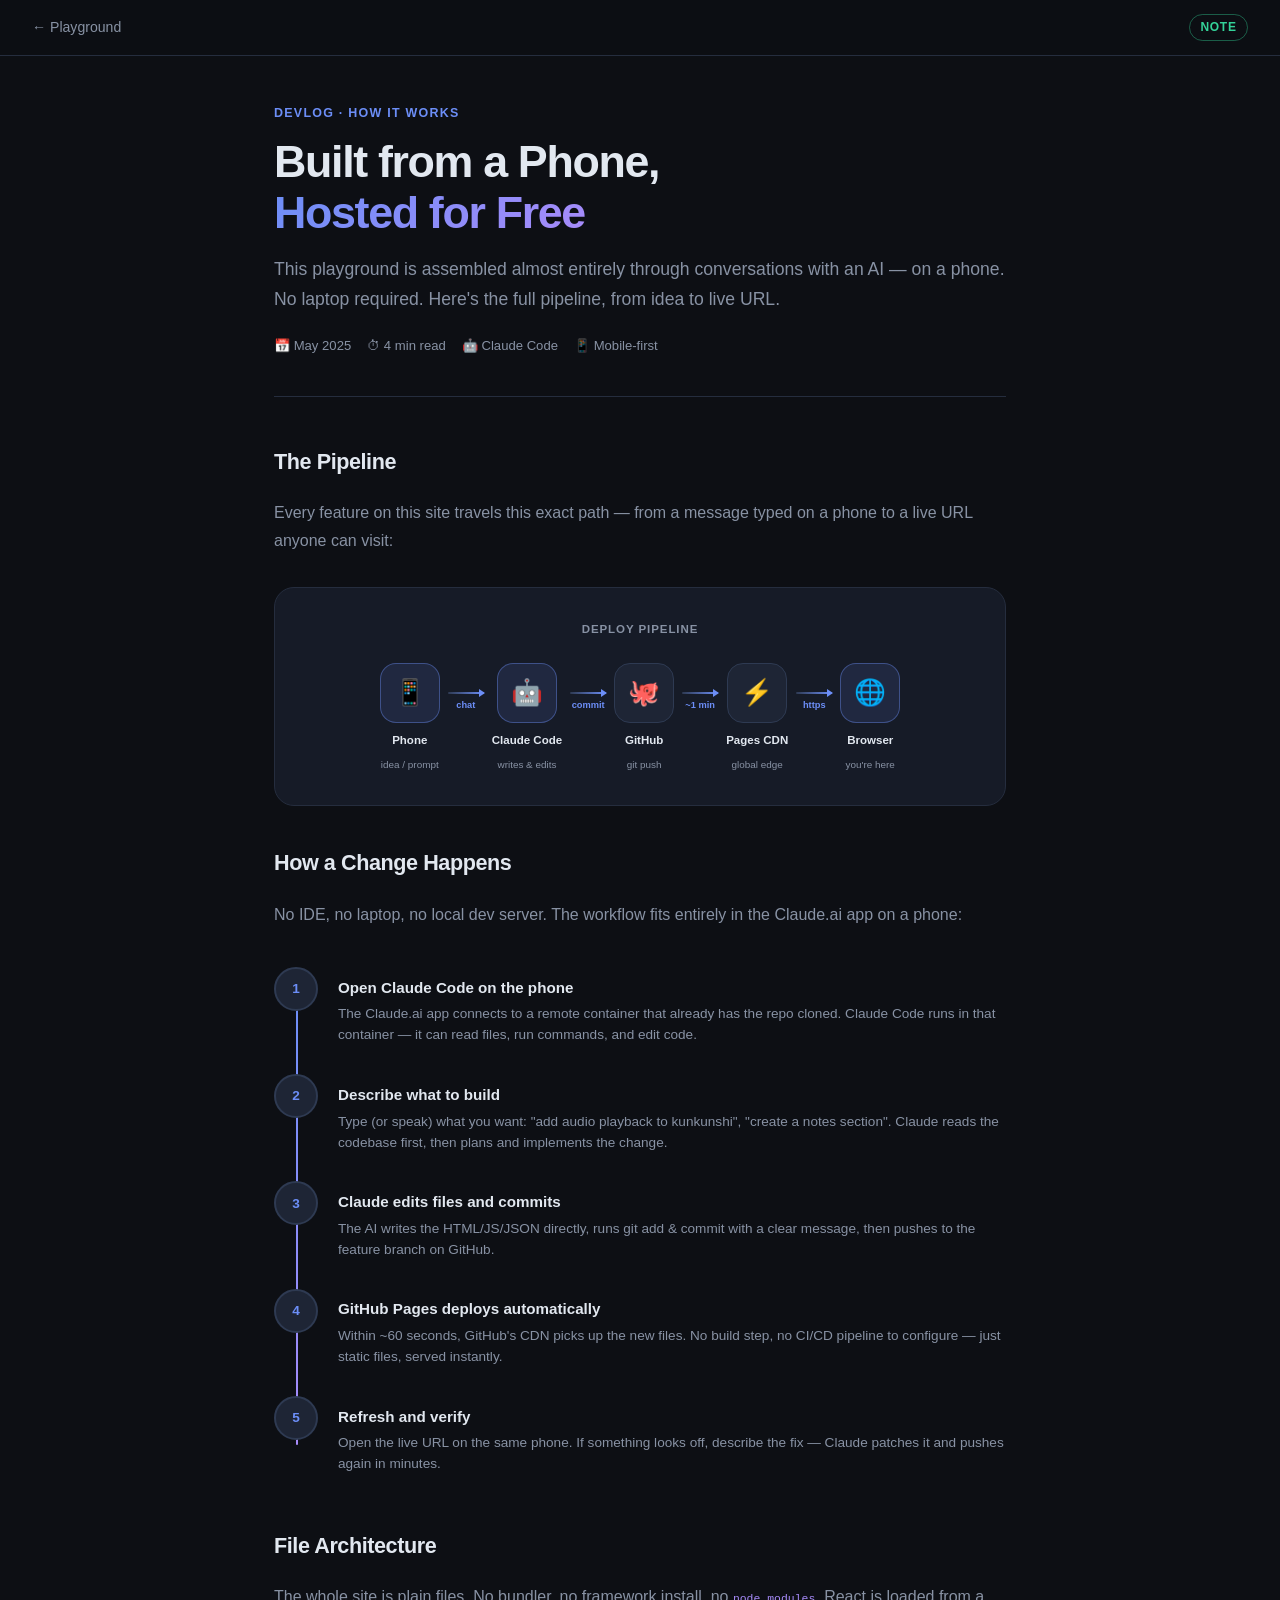
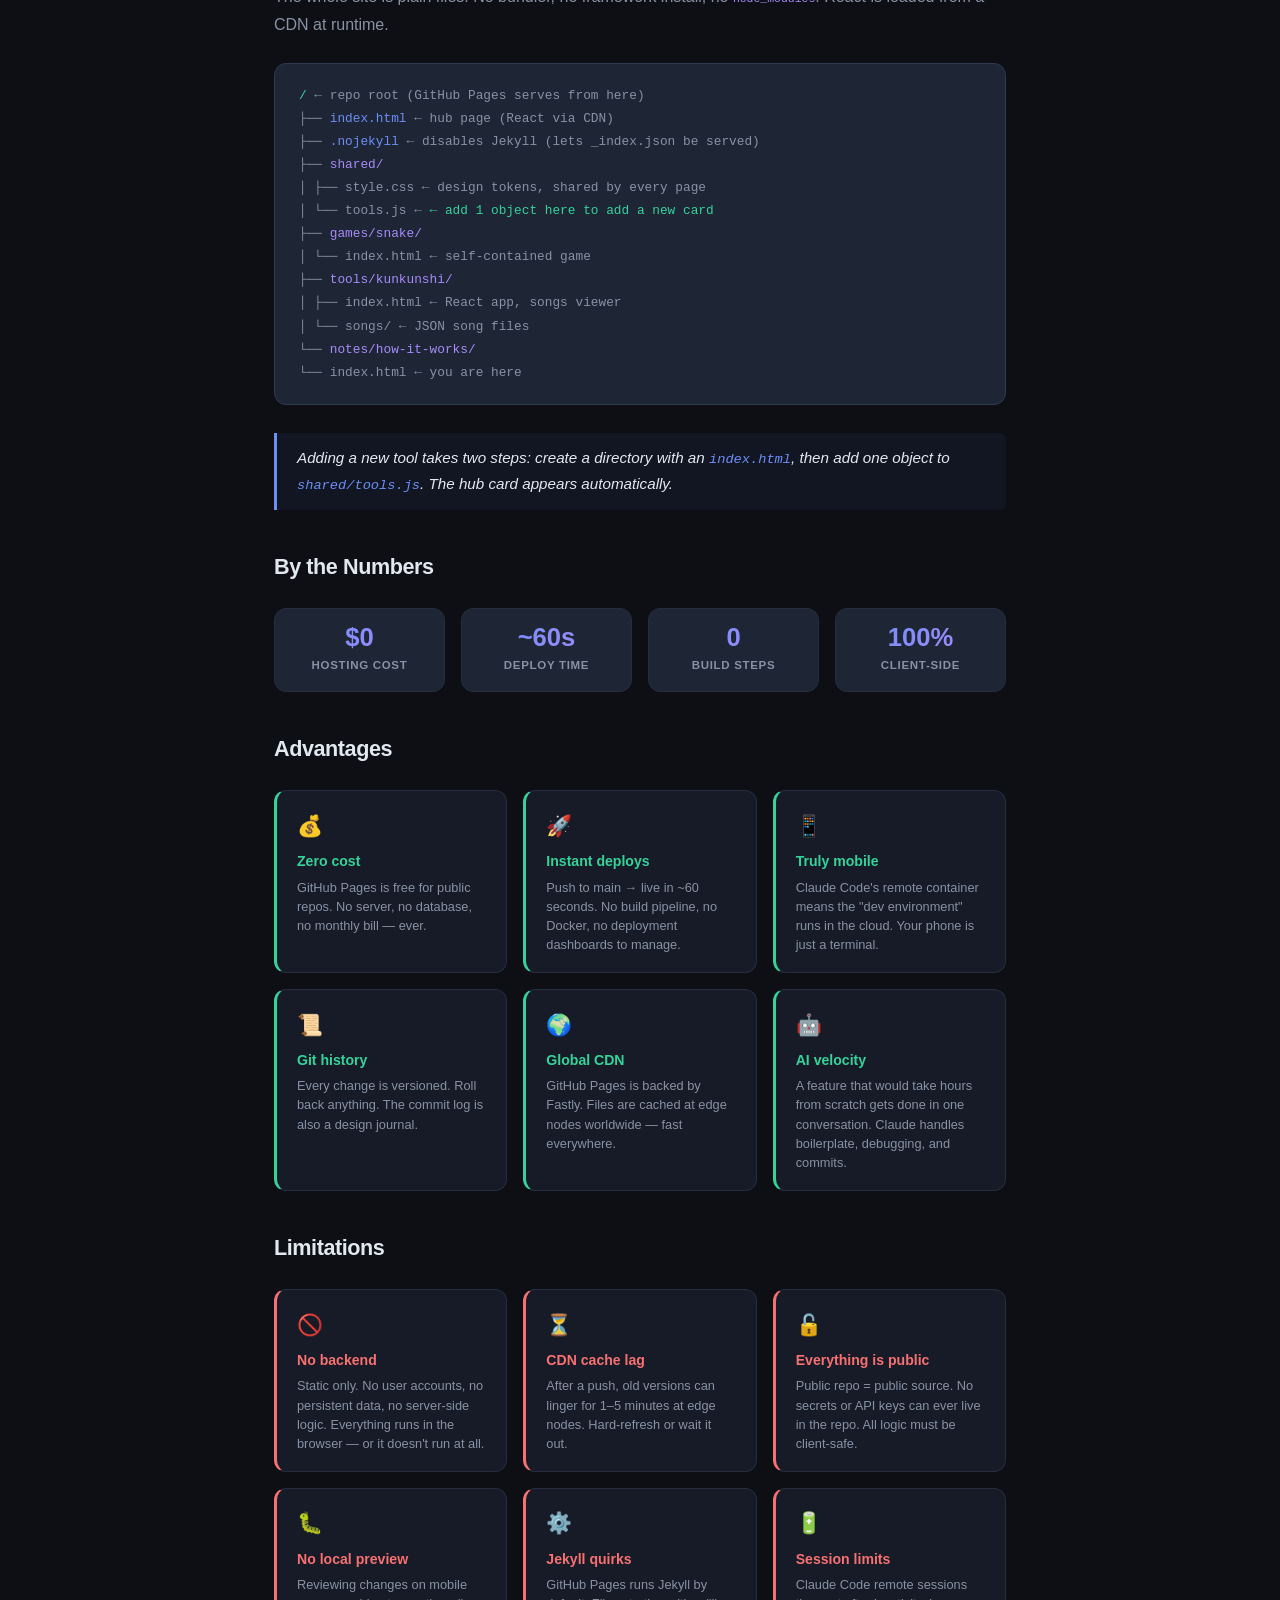
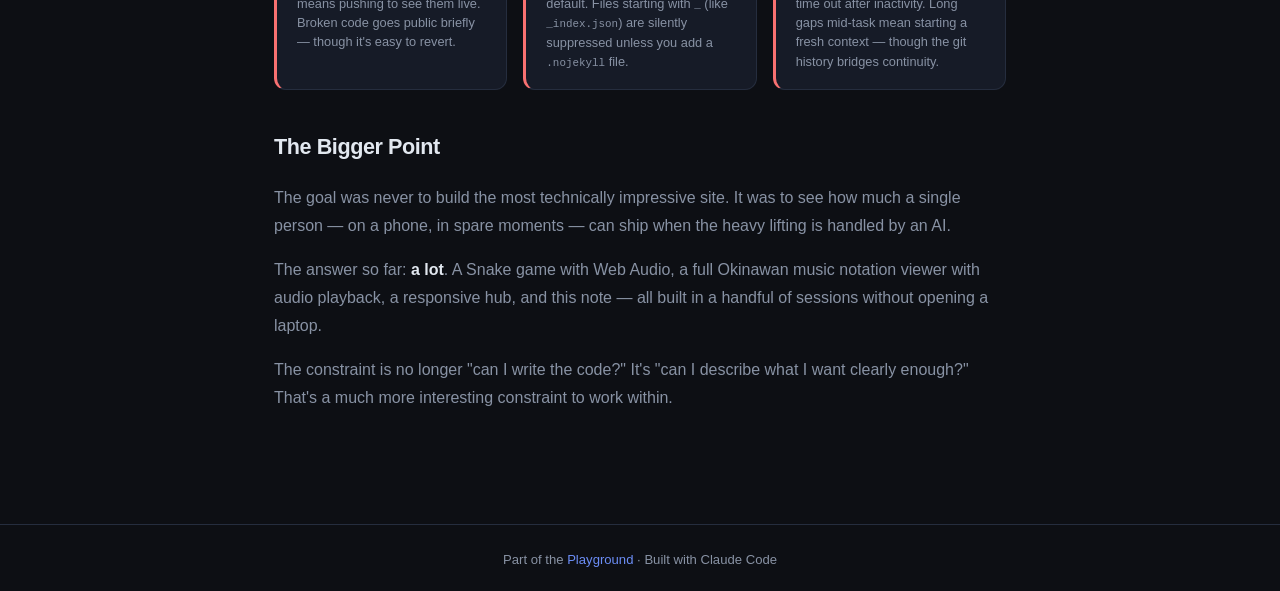
<file: notes/how-it-works/index.html>
<!DOCTYPE html>
<html lang="en">
<head>
  <meta charset="UTF-8" />
  <meta name="viewport" content="width=device-width, initial-scale=1.0" />
  <meta name="description" content="How this playground is built — Claude Code on a phone, git push, and GitHub Pages hosting." />
  <title>How It Works · Playground</title>
  <link rel="stylesheet" href="../../shared/style.css" />
  <style>
    .note-body {
      max-width: 780px;
      margin: 0 auto;
      padding: calc(56px + 3rem) 1.5rem 6rem;
    }

    /* ── Hero ── */
    .note-hero {
      margin-bottom: 3rem;
      padding-bottom: 2.5rem;
      border-bottom: 1px solid var(--border);
    }
    .note-eyebrow {
      font-size: 0.78rem;
      font-weight: 700;
      text-transform: uppercase;
      letter-spacing: 0.1em;
      color: var(--accent);
      margin-bottom: 0.75rem;
    }
    .note-title {
      font-size: clamp(1.9rem, 5vw, 2.8rem);
      font-weight: 800;
      letter-spacing: -0.03em;
      line-height: 1.15;
      margin-bottom: 1rem;
    }
    .note-lead {
      font-size: 1.1rem;
      color: var(--muted);
      line-height: 1.7;
    }
    .note-meta {
      margin-top: 1.25rem;
      display: flex;
      gap: 1rem;
      font-size: 0.82rem;
      color: var(--muted);
      flex-wrap: wrap;
    }
    .note-meta span { display: flex; align-items: center; gap: 0.3rem; }

    /* ── Section headings ── */
    .note-h2 {
      font-size: 1.35rem;
      font-weight: 700;
      letter-spacing: -0.02em;
      margin: 2.5rem 0 1.25rem;
    }
    .note-p {
      color: var(--muted);
      line-height: 1.75;
      margin-bottom: 1rem;
    }
    .note-p strong { color: var(--text); }

    /* ── Pipeline diagram ── */
    .pipeline {
      background: var(--surface);
      border: 1px solid var(--border);
      border-radius: var(--radius-lg);
      padding: 2rem 1.5rem;
      margin: 2rem 0;
      overflow-x: auto;
    }
    .pipeline-label {
      font-size: 0.72rem;
      font-weight: 700;
      text-transform: uppercase;
      letter-spacing: 0.08em;
      color: var(--muted);
      margin-bottom: 1.5rem;
      text-align: center;
    }
    .pipeline-row {
      display: flex;
      align-items: center;
      justify-content: center;
      gap: 0;
      flex-wrap: nowrap;
      min-width: 600px;
    }
    .pipe-node {
      display: flex;
      flex-direction: column;
      align-items: center;
      gap: 0.5rem;
      flex: 0 0 auto;
    }
    .pipe-icon {
      width: 60px; height: 60px;
      border-radius: 16px;
      display: flex; align-items: center; justify-content: center;
      font-size: 1.6rem;
      border: 1px solid var(--border2);
      background: var(--surface2);
      position: relative;
    }
    .pipe-icon.highlight {
      background: rgba(108, 142, 247, 0.12);
      border-color: rgba(108, 142, 247, 0.4);
    }
    .pipe-icon-label {
      font-size: 0.72rem;
      font-weight: 600;
      color: var(--text);
      white-space: nowrap;
    }
    .pipe-sublabel {
      font-size: 0.62rem;
      color: var(--muted);
      white-space: nowrap;
      text-align: center;
    }
    .pipe-arrow {
      display: flex;
      flex-direction: column;
      align-items: center;
      gap: 0.25rem;
      padding: 0 0.5rem;
      flex: 0 0 auto;
      margin-bottom: 2rem;
    }
    .pipe-arrow-line {
      width: 36px;
      height: 2px;
      background: linear-gradient(90deg, var(--border2), var(--accent));
      border-radius: 1px;
      position: relative;
    }
    .pipe-arrow-line::after {
      content: '';
      position: absolute;
      right: -1px; top: -3px;
      border-left: 6px solid var(--accent);
      border-top: 4px solid transparent;
      border-bottom: 4px solid transparent;
    }
    .pipe-arrow-tag {
      font-size: 0.58rem;
      color: var(--accent);
      white-space: nowrap;
      font-weight: 600;
    }

    /* ── Step-by-step flow ── */
    .steps {
      display: flex;
      flex-direction: column;
      gap: 0;
      margin: 1.5rem 0;
      position: relative;
    }
    .steps::before {
      content: '';
      position: absolute;
      left: 22px; top: 44px; bottom: 44px;
      width: 2px;
      background: linear-gradient(to bottom, var(--accent), var(--accent2));
      border-radius: 1px;
    }
    .step {
      display: flex;
      gap: 1.25rem;
      padding: 0.9rem 0;
      position: relative;
    }
    .step-num {
      flex: 0 0 44px;
      width: 44px; height: 44px;
      border-radius: 50%;
      background: var(--surface2);
      border: 2px solid var(--border2);
      display: flex; align-items: center; justify-content: center;
      font-size: 0.85rem; font-weight: 800;
      color: var(--accent);
      z-index: 1;
    }
    .step-content { padding-top: 0.55rem; }
    .step-title { font-weight: 700; font-size: 0.95rem; margin-bottom: 0.2rem; }
    .step-desc { font-size: 0.85rem; color: var(--muted); line-height: 1.55; }

    /* ── Advantage / Limitation cards ── */
    .card-grid {
      display: grid;
      grid-template-columns: repeat(auto-fill, minmax(220px, 1fr));
      gap: 1rem;
      margin: 1.5rem 0;
    }
    .info-card {
      background: var(--surface);
      border: 1px solid var(--border);
      border-radius: var(--radius);
      padding: 1.1rem 1.25rem;
    }
    .info-card.pro { border-left: 3px solid #34d399; }
    .info-card.con { border-left: 3px solid #f87171; }
    .info-card.neutral { border-left: 3px solid var(--accent); }
    .info-card-icon { font-size: 1.3rem; margin-bottom: 0.5rem; }
    .info-card-title {
      font-size: 0.88rem; font-weight: 700;
      margin-bottom: 0.3rem;
    }
    .info-card.pro .info-card-title { color: #34d399; }
    .info-card.con .info-card-title { color: #f87171; }
    .info-card.neutral .info-card-title { color: var(--accent); }
    .info-card-desc { font-size: 0.8rem; color: var(--muted); line-height: 1.5; }

    /* ── Stats bar ── */
    .stats-row {
      display: grid;
      grid-template-columns: repeat(auto-fill, minmax(140px, 1fr));
      gap: 1rem;
      margin: 1.5rem 0;
    }
    .stat-box {
      background: var(--surface2);
      border: 1px solid var(--border);
      border-radius: var(--radius);
      padding: 1rem;
      text-align: center;
    }
    .stat-val {
      font-size: 1.6rem;
      font-weight: 800;
      background: var(--grad);
      -webkit-background-clip: text; -webkit-text-fill-color: transparent;
      background-clip: text;
      line-height: 1;
      margin-bottom: 0.35rem;
    }
    .stat-label { font-size: 0.72rem; color: var(--muted); font-weight: 600; text-transform: uppercase; letter-spacing: 0.06em; }

    /* ── Architecture block ── */
    .arch-block {
      background: var(--surface2);
      border: 1px solid var(--border2);
      border-radius: var(--radius);
      padding: 1.25rem 1.5rem;
      font-family: "SF Mono", "Fira Code", monospace;
      font-size: 0.8rem;
      color: var(--muted);
      line-height: 1.8;
      margin: 1.5rem 0;
      overflow-x: auto;
    }
    .arch-block .hl { color: var(--accent); }
    .arch-block .hl2 { color: var(--accent2); }
    .arch-block .ok { color: #34d399; }

    /* ── Quote ── */
    .pull-quote {
      border-left: 3px solid var(--accent);
      padding: 0.75rem 1.25rem;
      margin: 1.75rem 0;
      background: rgba(108,142,247,0.06);
      border-radius: 0 var(--radius-sm) var(--radius-sm) 0;
    }
    .pull-quote p {
      font-size: 0.95rem;
      color: var(--text);
      line-height: 1.65;
      font-style: italic;
    }

    @media (max-width: 640px) {
      .card-grid { grid-template-columns: 1fr; }
      .stats-row { grid-template-columns: repeat(2, 1fr); }
    }
  </style>
</head>
<body>

  <nav class="pg-nav">
    <a href="../../index.html" class="pg-nav-back">← Playground</a>
    <span class="badge badge-note" style="font-size:0.75rem">Note</span>
  </nav>

  <article class="note-body">

    <!-- Hero -->
    <header class="note-hero">
      <p class="note-eyebrow">Devlog · How It Works</p>
      <h1 class="note-title">Built from a Phone,<br><span class="gradient-text">Hosted for Free</span></h1>
      <p class="note-lead">
        This playground is assembled almost entirely through conversations with an AI —
        on a phone. No laptop required. Here's the full pipeline, from idea to live URL.
      </p>
      <div class="note-meta">
        <span>📅 May 2025</span>
        <span>⏱ 4 min read</span>
        <span>🤖 Claude Code</span>
        <span>📱 Mobile-first</span>
      </div>
    </header>

    <!-- Pipeline diagram -->
    <h2 class="note-h2">The Pipeline</h2>
    <p class="note-p">Every feature on this site travels this exact path — from a message typed on a phone to a live URL anyone can visit:</p>

    <div class="pipeline">
      <p class="pipeline-label">Deploy pipeline</p>
      <div class="pipeline-row">

        <div class="pipe-node">
          <div class="pipe-icon highlight">📱</div>
          <span class="pipe-icon-label">Phone</span>
          <span class="pipe-sublabel">idea / prompt</span>
        </div>

        <div class="pipe-arrow">
          <div class="pipe-arrow-line"></div>
          <span class="pipe-arrow-tag">chat</span>
        </div>

        <div class="pipe-node">
          <div class="pipe-icon highlight">🤖</div>
          <span class="pipe-icon-label">Claude Code</span>
          <span class="pipe-sublabel">writes &amp; edits</span>
        </div>

        <div class="pipe-arrow">
          <div class="pipe-arrow-line"></div>
          <span class="pipe-arrow-tag">commit</span>
        </div>

        <div class="pipe-node">
          <div class="pipe-icon">🐙</div>
          <span class="pipe-icon-label">GitHub</span>
          <span class="pipe-sublabel">git push</span>
        </div>

        <div class="pipe-arrow">
          <div class="pipe-arrow-line"></div>
          <span class="pipe-arrow-tag">~1 min</span>
        </div>

        <div class="pipe-node">
          <div class="pipe-icon">⚡</div>
          <span class="pipe-icon-label">Pages CDN</span>
          <span class="pipe-sublabel">global edge</span>
        </div>

        <div class="pipe-arrow">
          <div class="pipe-arrow-line"></div>
          <span class="pipe-arrow-tag">https</span>
        </div>

        <div class="pipe-node">
          <div class="pipe-icon highlight">🌐</div>
          <span class="pipe-icon-label">Browser</span>
          <span class="pipe-sublabel">you're here</span>
        </div>

      </div>
    </div>

    <!-- How a change happens -->
    <h2 class="note-h2">How a Change Happens</h2>
    <p class="note-p">No IDE, no laptop, no local dev server. The workflow fits entirely in the Claude.ai app on a phone:</p>

    <div class="steps">
      <div class="step">
        <div class="step-num">1</div>
        <div class="step-content">
          <p class="step-title">Open Claude Code on the phone</p>
          <p class="step-desc">The Claude.ai app connects to a remote container that already has the repo cloned. Claude Code runs in that container — it can read files, run commands, and edit code.</p>
        </div>
      </div>
      <div class="step">
        <div class="step-num">2</div>
        <div class="step-content">
          <p class="step-title">Describe what to build</p>
          <p class="step-desc">Type (or speak) what you want: "add audio playback to kunkunshi", "create a notes section". Claude reads the codebase first, then plans and implements the change.</p>
        </div>
      </div>
      <div class="step">
        <div class="step-num">3</div>
        <div class="step-content">
          <p class="step-title">Claude edits files and commits</p>
          <p class="step-desc">The AI writes the HTML/JS/JSON directly, runs git add &amp; commit with a clear message, then pushes to the feature branch on GitHub.</p>
        </div>
      </div>
      <div class="step">
        <div class="step-num">4</div>
        <div class="step-content">
          <p class="step-title">GitHub Pages deploys automatically</p>
          <p class="step-desc">Within ~60 seconds, GitHub's CDN picks up the new files. No build step, no CI/CD pipeline to configure — just static files, served instantly.</p>
        </div>
      </div>
      <div class="step">
        <div class="step-num">5</div>
        <div class="step-content">
          <p class="step-title">Refresh and verify</p>
          <p class="step-desc">Open the live URL on the same phone. If something looks off, describe the fix — Claude patches it and pushes again in minutes.</p>
        </div>
      </div>
    </div>

    <!-- Architecture -->
    <h2 class="note-h2">File Architecture</h2>
    <p class="note-p">The whole site is plain files. No bundler, no framework install, no <code style="font-family:monospace;color:var(--accent2);font-size:0.88em">node_modules</code>. React is loaded from a CDN at runtime.</p>

    <div class="arch-block">
<span class="ok">/</span>  ← repo root (GitHub Pages serves from here)<br>
├── <span class="hl">index.html</span>          ← hub page (React via CDN)<br>
├── <span class="hl">.nojekyll</span>           ← disables Jekyll (lets _index.json be served)<br>
├── <span class="hl2">shared/</span><br>
│   ├── style.css           ← design tokens, shared by every page<br>
│   └── tools.js            ← <span class="ok">← add 1 object here to add a new card</span><br>
├── <span class="hl2">games/snake/</span><br>
│   └── index.html          ← self-contained game<br>
├── <span class="hl2">tools/kunkunshi/</span><br>
│   ├── index.html          ← React app, songs viewer<br>
│   └── songs/              ← JSON song files<br>
└── <span class="hl2">notes/how-it-works/</span><br>
    └── index.html          ← you are here
    </div>

    <div class="pull-quote">
      <p>Adding a new tool takes two steps: create a directory with an <code style="font-family:monospace;font-size:0.9em;color:var(--accent)">index.html</code>, then add one object to <code style="font-family:monospace;font-size:0.9em;color:var(--accent)">shared/tools.js</code>. The hub card appears automatically.</p>
    </div>

    <!-- Stats -->
    <h2 class="note-h2">By the Numbers</h2>
    <div class="stats-row">
      <div class="stat-box">
        <div class="stat-val">$0</div>
        <div class="stat-label">Hosting cost</div>
      </div>
      <div class="stat-box">
        <div class="stat-val">~60s</div>
        <div class="stat-label">Deploy time</div>
      </div>
      <div class="stat-box">
        <div class="stat-val">0</div>
        <div class="stat-label">Build steps</div>
      </div>
      <div class="stat-box">
        <div class="stat-val">100%</div>
        <div class="stat-label">Client-side</div>
      </div>
    </div>

    <!-- Advantages -->
    <h2 class="note-h2">Advantages</h2>

    <div class="card-grid">
      <div class="info-card pro">
        <div class="info-card-icon">💰</div>
        <div class="info-card-title">Zero cost</div>
        <div class="info-card-desc">GitHub Pages is free for public repos. No server, no database, no monthly bill — ever.</div>
      </div>
      <div class="info-card pro">
        <div class="info-card-icon">🚀</div>
        <div class="info-card-title">Instant deploys</div>
        <div class="info-card-desc">Push to main → live in ~60 seconds. No build pipeline, no Docker, no deployment dashboards to manage.</div>
      </div>
      <div class="info-card pro">
        <div class="info-card-icon">📱</div>
        <div class="info-card-title">Truly mobile</div>
        <div class="info-card-desc">Claude Code's remote container means the "dev environment" runs in the cloud. Your phone is just a terminal.</div>
      </div>
      <div class="info-card pro">
        <div class="info-card-icon">📜</div>
        <div class="info-card-title">Git history</div>
        <div class="info-card-desc">Every change is versioned. Roll back anything. The commit log is also a design journal.</div>
      </div>
      <div class="info-card pro">
        <div class="info-card-icon">🌍</div>
        <div class="info-card-title">Global CDN</div>
        <div class="info-card-desc">GitHub Pages is backed by Fastly. Files are cached at edge nodes worldwide — fast everywhere.</div>
      </div>
      <div class="info-card pro">
        <div class="info-card-icon">🤖</div>
        <div class="info-card-title">AI velocity</div>
        <div class="info-card-desc">A feature that would take hours from scratch gets done in one conversation. Claude handles boilerplate, debugging, and commits.</div>
      </div>
    </div>

    <!-- Limitations -->
    <h2 class="note-h2">Limitations</h2>

    <div class="card-grid">
      <div class="info-card con">
        <div class="info-card-icon">🚫</div>
        <div class="info-card-title">No backend</div>
        <div class="info-card-desc">Static only. No user accounts, no persistent data, no server-side logic. Everything runs in the browser — or it doesn't run at all.</div>
      </div>
      <div class="info-card con">
        <div class="info-card-icon">⏳</div>
        <div class="info-card-title">CDN cache lag</div>
        <div class="info-card-desc">After a push, old versions can linger for 1–5 minutes at edge nodes. Hard-refresh or wait it out.</div>
      </div>
      <div class="info-card con">
        <div class="info-card-icon">🔓</div>
        <div class="info-card-title">Everything is public</div>
        <div class="info-card-desc">Public repo = public source. No secrets or API keys can ever live in the repo. All logic must be client-safe.</div>
      </div>
      <div class="info-card con">
        <div class="info-card-icon">🐛</div>
        <div class="info-card-title">No local preview</div>
        <div class="info-card-desc">Reviewing changes on mobile means pushing to see them live. Broken code goes public briefly — though it's easy to revert.</div>
      </div>
      <div class="info-card con">
        <div class="info-card-icon">⚙️</div>
        <div class="info-card-title">Jekyll quirks</div>
        <div class="info-card-desc">GitHub Pages runs Jekyll by default. Files starting with <code style="font-family:monospace;font-size:0.85em">_</code> (like <code style="font-family:monospace;font-size:0.85em">_index.json</code>) are silently suppressed unless you add a <code style="font-family:monospace;font-size:0.85em">.nojekyll</code> file.</div>
      </div>
      <div class="info-card con">
        <div class="info-card-icon">🔋</div>
        <div class="info-card-title">Session limits</div>
        <div class="info-card-desc">Claude Code remote sessions time out after inactivity. Long gaps mid-task mean starting a fresh context — though the git history bridges continuity.</div>
      </div>
    </div>

    <!-- Closing -->
    <h2 class="note-h2">The Bigger Point</h2>
    <p class="note-p">
      The goal was never to build the most technically impressive site. It was to see how much a single person — on a phone, in spare moments — can ship when the heavy lifting is handled by an AI.
    </p>
    <p class="note-p">
      The answer so far: <strong>a lot</strong>. A Snake game with Web Audio, a full Okinawan music notation viewer with audio playback, a responsive hub, and this note — all built in a handful of sessions without opening a laptop.
    </p>
    <p class="note-p">
      The constraint is no longer "can I write the code?" It's "can I describe what I want clearly enough?" That's a much more interesting constraint to work within.
    </p>

  </article>

  <footer style="border-top:1px solid var(--border);text-align:center;padding:1.5rem;color:var(--muted);font-size:0.82rem">
    Part of the <a href="../../index.html">Playground</a> · Built with Claude Code
  </footer>

</body>
</html>
</file>
<file: shared/style.css>
:root {
  --bg:        #0d0f14;
  --surface:   #161b27;
  --surface2:  #1e2535;
  --border:    #252d3e;
  --border2:   #2e3a52;
  --accent:    #6c8ef7;
  --accent2:   #a78bfa;
  --text:      #e2e8f0;
  --muted:     #8892a4;
  --radius:    12px;
  --radius-sm: 6px;
  --radius-lg: 20px;
  --grad:      linear-gradient(135deg, #6c8ef7, #a78bfa);
  --trans:     0.2s ease;
}

*, *::before, *::after { box-sizing: border-box; margin: 0; padding: 0; }
html { scroll-behavior: smooth; color-scheme: dark; }
body {
  font-family: -apple-system, BlinkMacSystemFont, "Segoe UI", Roboto, sans-serif;
  background: var(--bg);
  color: var(--text);
  min-height: 100vh;
  line-height: 1.6;
  -webkit-font-smoothing: antialiased;
}
a { color: var(--accent); text-decoration: none; }
::selection { background: rgba(108, 142, 247, 0.3); }

/* ── Nav ── */
.pg-nav {
  position: fixed; top: 0; left: 0; right: 0; z-index: 100;
  display: flex; align-items: center; justify-content: space-between;
  padding: 0 2rem; height: 56px;
  background: rgba(13, 15, 20, 0.88);
  backdrop-filter: blur(12px);
  border-bottom: 1px solid var(--border);
  gap: 1rem;
}
.pg-nav-logo {
  font-size: 1.05rem; font-weight: 700; white-space: nowrap;
  background: var(--grad);
  -webkit-background-clip: text; -webkit-text-fill-color: transparent;
  background-clip: text;
}
.pg-nav-back {
  font-size: 0.88rem; color: var(--muted);
  display: flex; align-items: center; gap: 0.35rem;
  transition: color var(--trans); white-space: nowrap;
}
.pg-nav-back:hover { color: var(--text); }

/* ── Buttons ── */
.btn {
  display: inline-flex; align-items: center; justify-content: center; gap: 0.4rem;
  padding: 0.65rem 1.5rem;
  border-radius: var(--radius);
  font-size: 0.9rem; font-weight: 600; font-family: inherit;
  cursor: pointer; border: none; text-decoration: none;
  transition: opacity var(--trans), transform var(--trans);
  white-space: nowrap;
}
.btn:hover { opacity: 0.88; transform: translateY(-1px); }
.btn:active { transform: translateY(0); opacity: 1; }
.btn-primary { background: var(--grad); color: #fff; }
.btn-ghost {
  background: transparent; color: var(--muted);
  border: 1px solid var(--border);
}
.btn-ghost:hover { border-color: var(--accent); color: var(--text); opacity: 1; }

/* ── Tool cards ── */
.tool-card {
  background: var(--surface); border: 1px solid var(--border);
  border-radius: var(--radius-lg); padding: 1.5rem;
  display: flex; flex-direction: column; gap: 0.75rem;
  transition: border-color var(--trans), transform var(--trans), box-shadow var(--trans);
  text-decoration: none; color: inherit;
  position: relative; overflow: hidden;
}
.tool-card:hover {
  border-color: var(--accent);
  transform: translateY(-4px);
  box-shadow: 0 12px 40px rgba(108, 142, 247, 0.15);
}
.tool-card-icon {
  width: 48px; height: 48px; border-radius: 12px;
  background: var(--grad);
  display: flex; align-items: center; justify-content: center;
  font-size: 1.4rem; flex-shrink: 0;
}
.tool-card-title { font-size: 1.05rem; font-weight: 700; }
.tool-card-desc  { font-size: 0.86rem; color: var(--muted); flex: 1; }
.tool-card-footer {
  display: flex; align-items: center; justify-content: space-between;
  margin-top: 0.25rem;
}

/* ── Badges ── */
.badge {
  display: inline-flex; align-items: center;
  padding: 0.2rem 0.65rem;
  border-radius: 999px; border: 1px solid var(--border);
  font-size: 0.74rem; font-weight: 600;
  text-transform: uppercase; letter-spacing: 0.06em; color: var(--muted);
}
.badge-game { border-color: rgba(108,142,247,0.4); color: var(--accent); }
.badge-tool { border-color: rgba(167,139,250,0.4); color: var(--accent2); }
.badge-note { border-color: rgba(52,211,153,0.4); color: #34d399; }
.badge-wiki { border-color: rgba(251,191,36,0.4); color: #fbbf24; }

/* ── Filter chips ── */
.filter-chip {
  padding: 0.35rem 0.9rem;
  border-radius: 999px; border: 1px solid var(--border);
  background: transparent; color: var(--muted);
  font-size: 0.84rem; font-weight: 500; font-family: inherit;
  cursor: pointer; transition: all var(--trans);
}
.filter-chip:hover { border-color: var(--accent); color: var(--text); }
.filter-chip.active { background: var(--grad); border-color: transparent; color: #fff; }

/* ── Gradient text ── */
.gradient-text {
  background: var(--grad);
  -webkit-background-clip: text; -webkit-text-fill-color: transparent;
  background-clip: text;
}

@media (max-width: 600px) {
  .pg-nav { padding: 0 1rem; }
}
</file>
